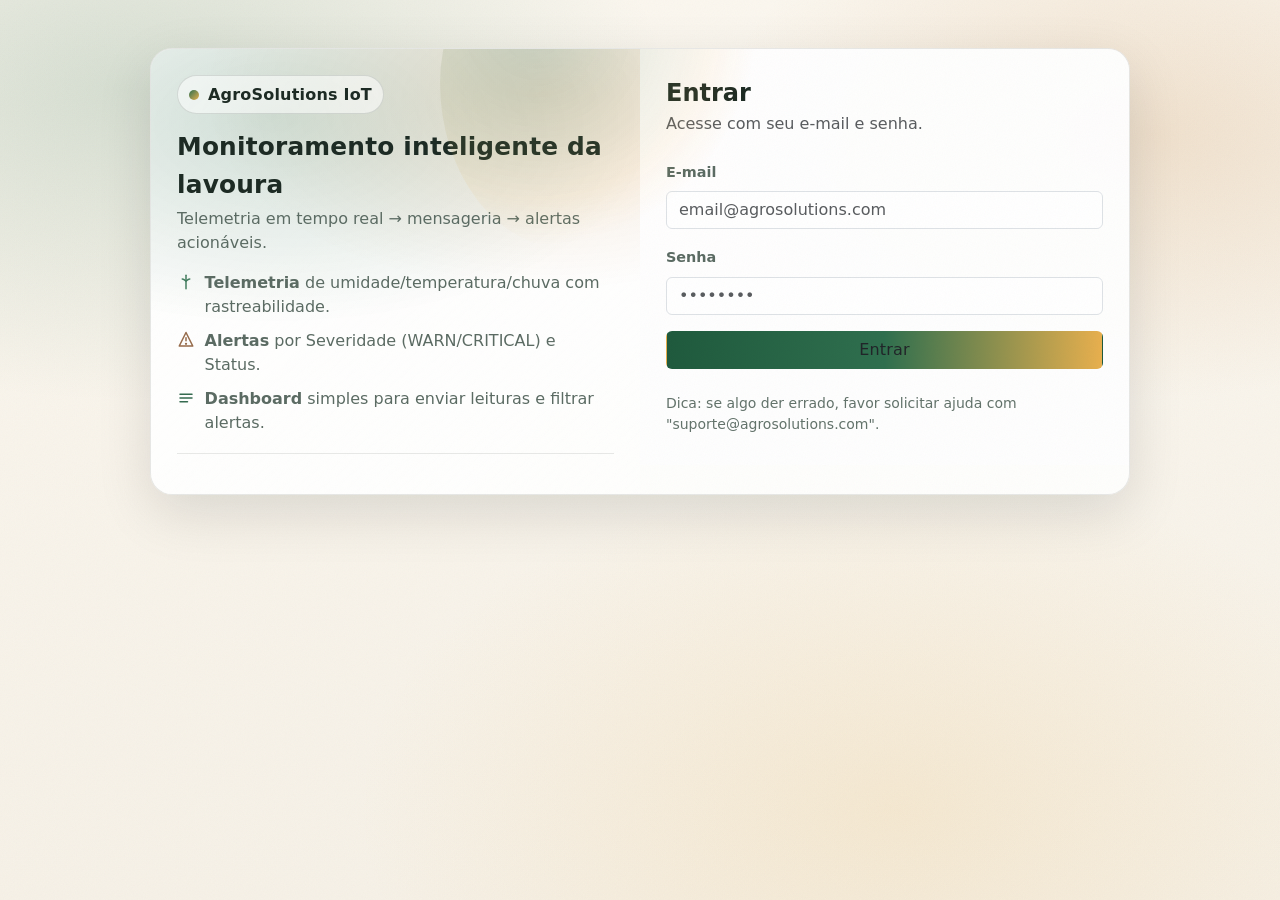
<file: index.html>
<!doctype html>
<html lang="pt-br">
<head>
  <meta charset="utf-8" />
  <meta http-equiv="refresh" content="0; url=login.html" />
  <meta name="viewport" content="width=device-width,initial-scale=1" />
  <title>Agro Portal</title>
</head>
<body>
  Redirecionando para o login...
</body>
</html>
</file>
<file: styles.css>
/* styles.css - Agro login (org�nico, textura, tons terra) */

:root {
    --bg: #f6f1e7; /* papel */
    --ink: #1d2b24; /* texto */
    --muted: #5b6b63;
    --leaf: #2f6f4e; /* verde folha */
    --leaf-2: #1f5a3d;
    --soil: #8a5a36; /* terra */
    --clay: #c58a4a; /* argila */
    --sun: #e8b04e; /* dourado */

    --card: rgba(255,255,255,.86);
    --border: rgba(29,43,36,.10);
    --shadow: 0 18px 55px rgba(12, 18, 15, .12);
}

/* Fundo com gradientes �naturais� + gr�o */
body.bg-light {
    background: radial-gradient(900px 520px at 10% 10%, rgba(47,111,78,.18), transparent 60%), radial-gradient(800px 480px at 90% 15%, rgba(197,138,74,.20), transparent 55%), radial-gradient(900px 560px at 70% 90%, rgba(232,176,78,.15), transparent 60%), linear-gradient(180deg, #fbf7ef, var(--bg));
    min-height: 100vh;
    color: var(--ink);
    position: relative;
}

    /* Grain overlay (SVG filter) */
    body.bg-light::before {
        content: "";
        position: fixed;
        inset: 0;
        pointer-events: none;
        opacity: .12;
        background-image: url("data:image/svg+xml,%3Csvg xmlns='http://www.w3.org/2000/svg' width='220' height='220'%3E%3Cfilter id='n'%3E%3CfeTurbulence type='fractalNoise' baseFrequency='.9' numOctaves='2' stitchTiles='stitch'/%3E%3C/filter%3E%3Crect width='220' height='220' filter='url(%23n)' opacity='.35'/%3E%3C/svg%3E");
        mix-blend-mode: multiply;
    }

/* Card */
.login-shell {
    max-width: 980px;
    margin: 0 auto;
}

.login-card {
    border: 1px solid var(--border);
    border-radius: 22px;
    overflow: hidden;
    background: var(--card);
    box-shadow: var(--shadow);
}

/* Painel esquerdo (identidade) */
.login-aside {
    position: relative;
    padding: 26px 26px 22px 26px;
    background: radial-gradient(700px 380px at 25% 15%, rgba(47,111,78,.22), transparent 55%), radial-gradient(620px 360px at 80% 10%, rgba(197,138,74,.22), transparent 55%), linear-gradient(140deg, rgba(255,255,255,.65), rgba(255,255,255,.35));
}

    .login-aside::after {
        /* �blob� org�nico */
        content: "";
        position: absolute;
        right: -120px;
        top: -120px;
        width: 320px;
        height: 320px;
        background: radial-gradient(circle at 30% 30%, rgba(47,111,78,.22), rgba(232,176,78,.10) 55%, transparent 70%);
        border-radius: 44% 56% 60% 40% / 48% 42% 58% 52%;
        filter: blur(0px);
        opacity: .9;
    }

.brand-pill {
    display: inline-flex;
    align-items: center;
    gap: .55rem;
    border: 1px solid rgba(29,43,36,.14);
    background: rgba(255,255,255,.55);
    padding: .42rem .70rem;
    border-radius: 999px;
    font-weight: 700;
    letter-spacing: .2px;
}

.brand-dot {
    width: 10px;
    height: 10px;
    border-radius: 50%;
    background: linear-gradient(135deg, var(--leaf), var(--sun));
}

.aside-title {
    font-size: 1.55rem;
    font-weight: 800;
    margin: 14px 0 4px;
    letter-spacing: .2px;
}

.aside-sub {
    color: var(--muted);
    margin-bottom: 16px;
}

.bullets {
    margin: 12px 0 0;
    padding: 0;
    list-style: none;
    color: var(--muted);
}

    .bullets li {
        display: flex;
        gap: .6rem;
        align-items: flex-start;
        margin: 10px 0;
    }

    .bullets svg {
        flex: 0 0 auto;
        margin-top: 2px;
        opacity: .9;
    }

/* Form lado direito */
.login-form {
    padding: 30px 26px;
    background: rgba(255,255,255,.65);
}

.form-label {
    color: var(--muted);
    font-weight: 700;
    font-size: .9rem;
}

.form-control {
    border-radius: 14px;
    padding: .80rem .95rem;
    border: 1px solid rgba(29,43,36,.16);
    background: rgba(255,255,255,.82);
}

    .form-control:focus {
        border-color: rgba(47,111,78,.45);
        box-shadow: 0 0 0 .25rem rgba(47,111,78,.14);
    }

.btn-agro {
    border: 0;
    border-radius: 14px;
    padding: .85rem 1rem;
    font-weight: 800;
    letter-spacing: .2px;
    background: linear-gradient(90deg, var(--leaf-2), var(--leaf), var(--sun));
    color: #0c1712;
}

    .btn-agro:hover {
        filter: brightness(1.03);
    }

.small-help {
    color: rgba(91,107,99,.95);
}

.divider {
    height: 1px;
    background: rgba(29,43,36,.10);
    margin: 18px 0;
}

/* Responsivo: painel vira topo */
@media (max-width: 991px) {
    .login-aside::after {
        display: none;
    }
}
</file>
